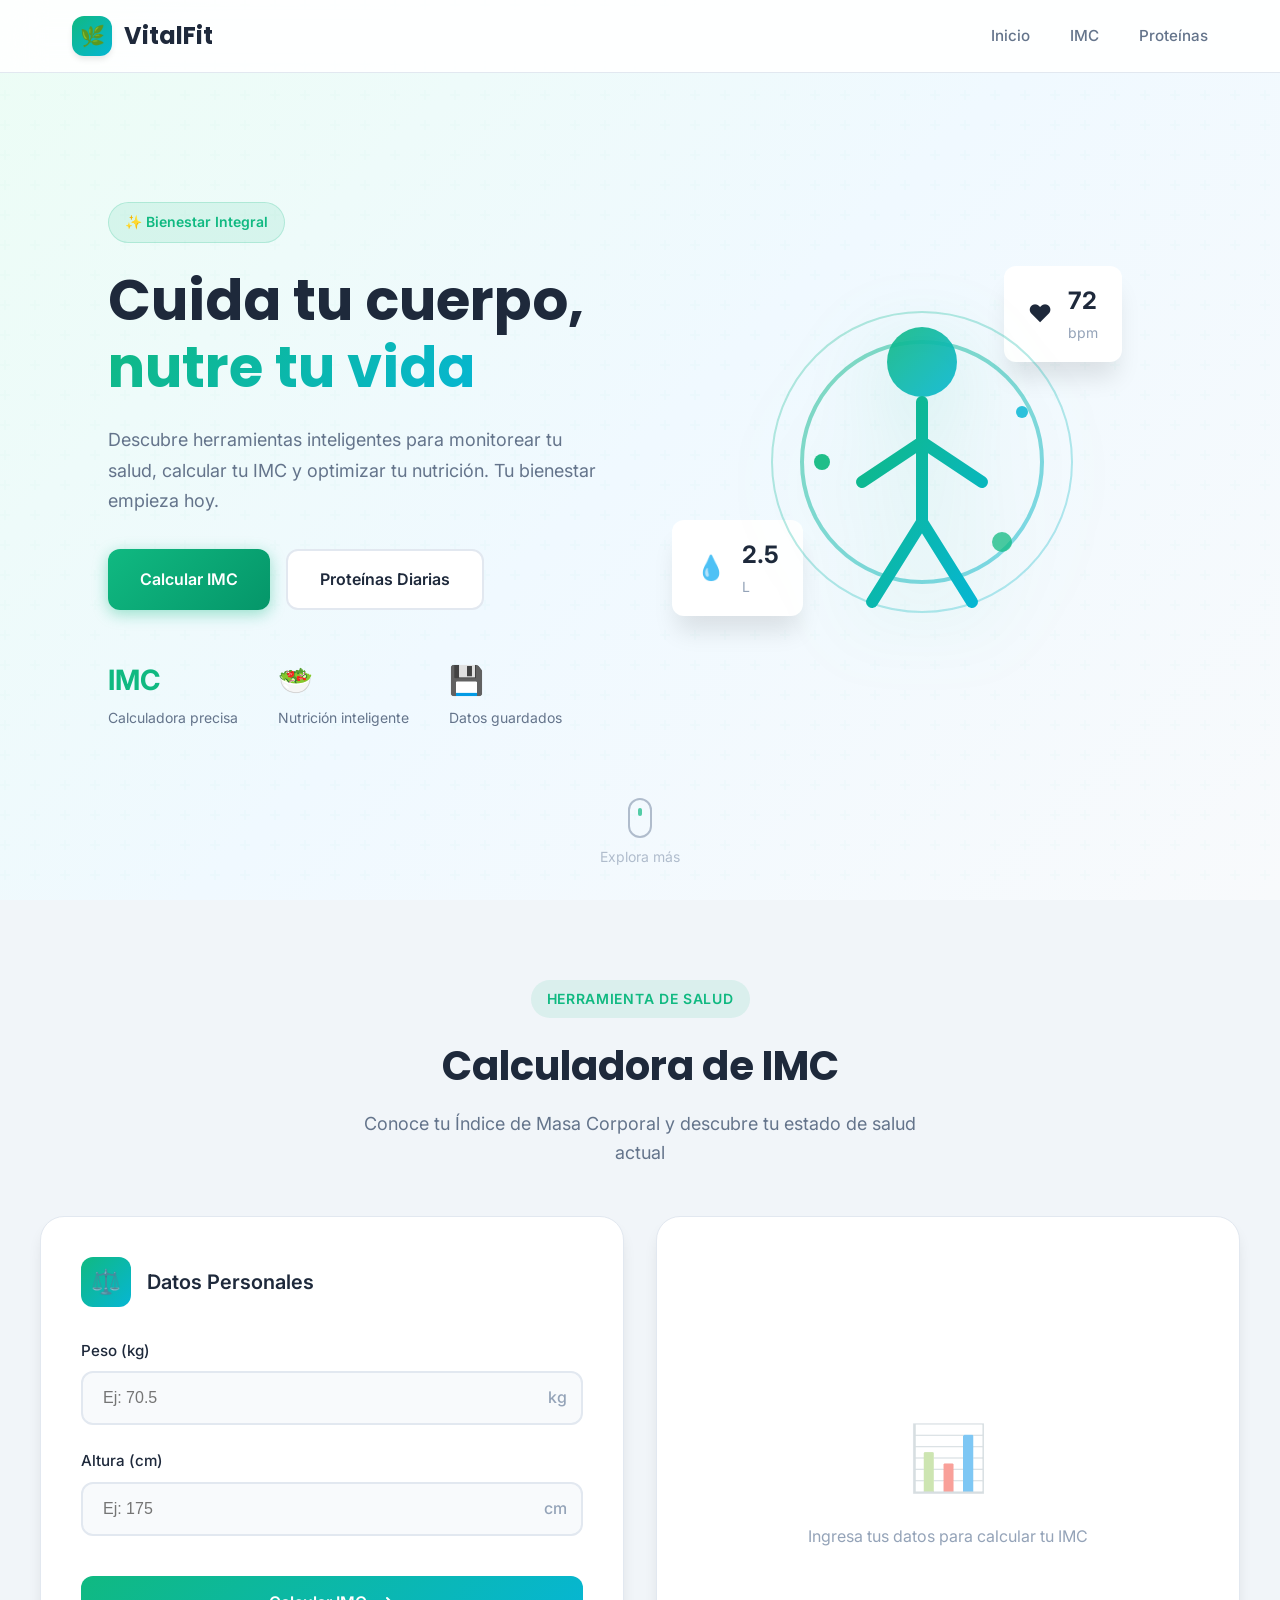
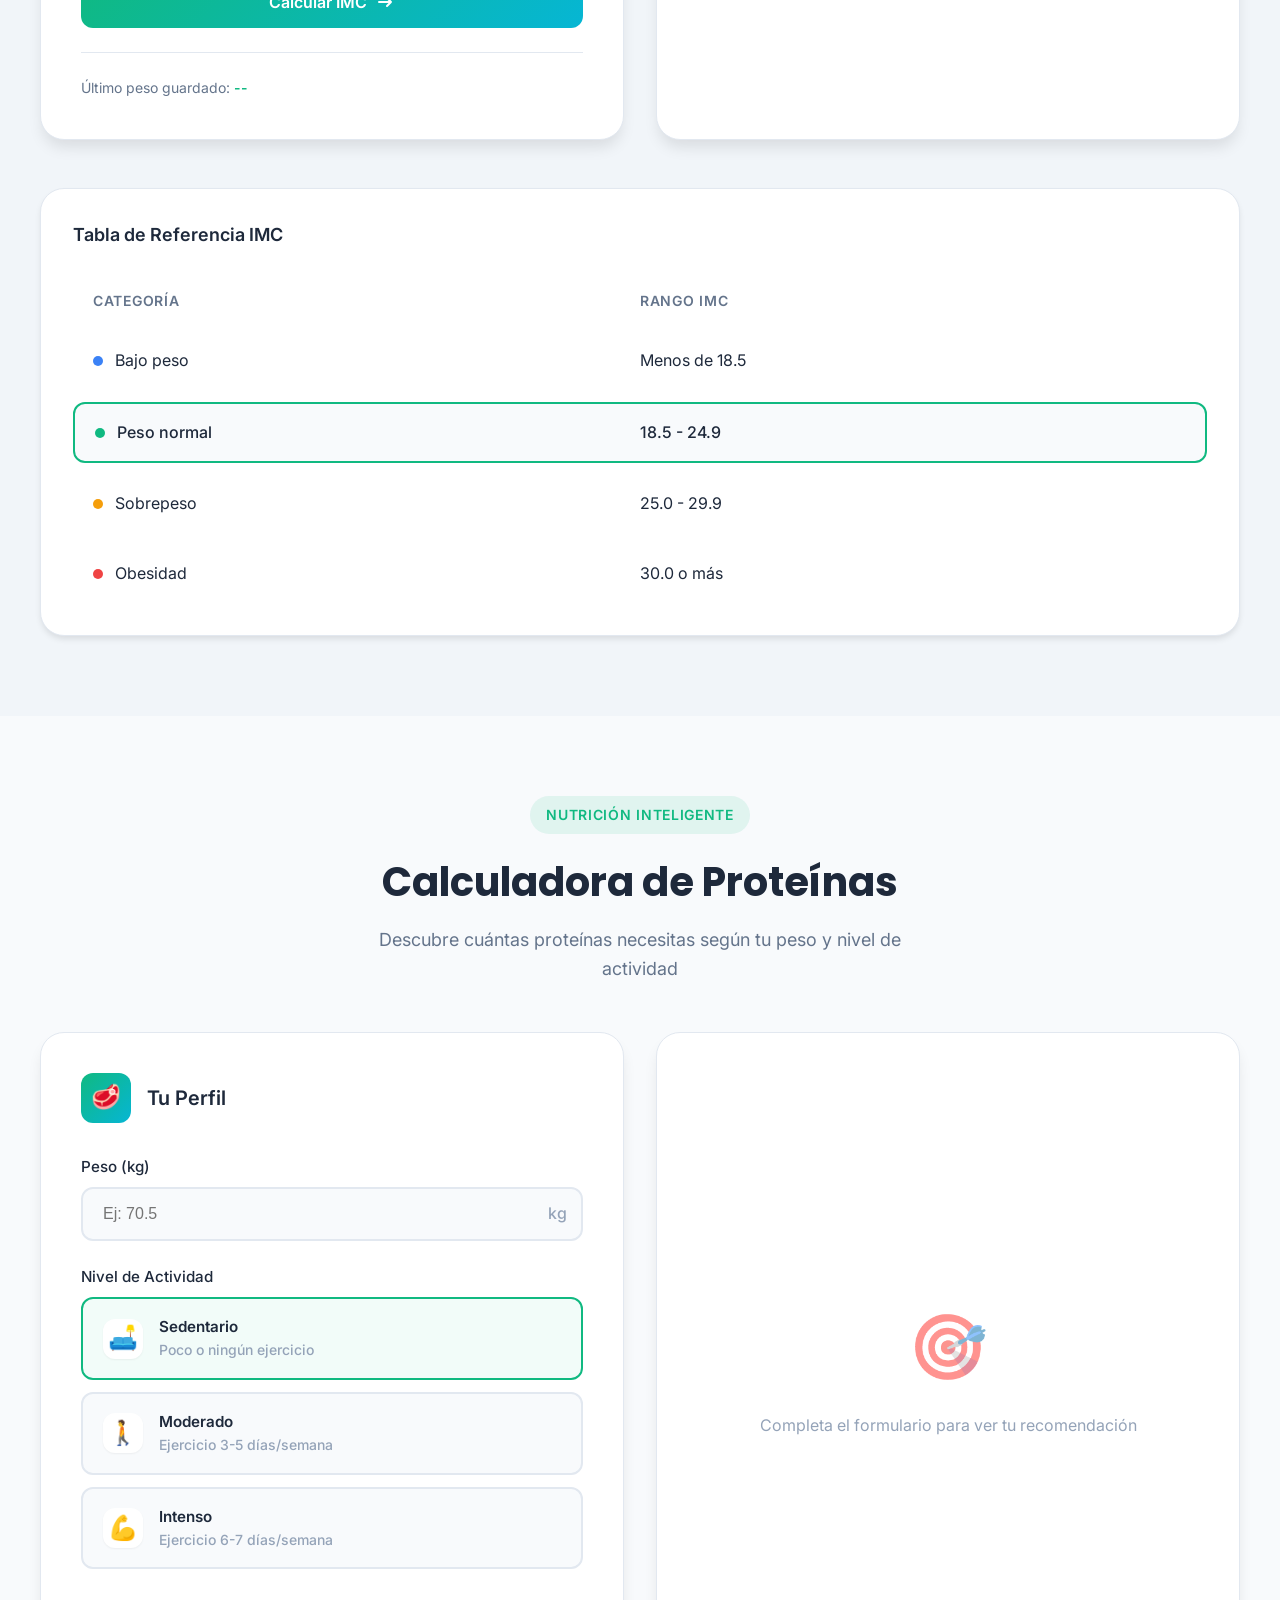
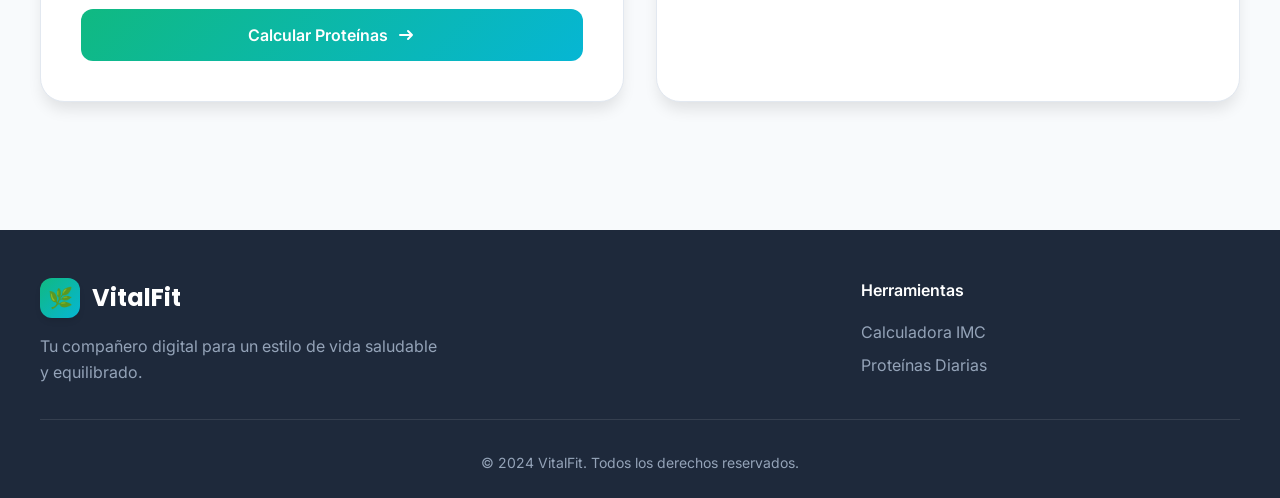
<file: index.html>
<!DOCTYPE html>
<html lang="es">
<head>
    <meta charset="UTF-8">
    <meta name="viewport" content="width=device-width, initial-scale=1.0">
    <title>VitalFit - Tu Compañero de Salud y Bienestar</title>
    <link rel="stylesheet" href="styles.css">
    <link rel="preconnect" href="https://fonts.googleapis.com">
    <link rel="preconnect" href="https://fonts.gstatic.com" crossorigin>
    <link href="https://fonts.googleapis.com/css2?family=Inter:wght@300;400;500;600;700&family=Poppins:wght@400;500;600;700&display=swap" rel="stylesheet">
</head>
<body>
    <!-- Navegación -->
    <nav class="navbar">
        <div class="nav-container">
            <div class="logo">
                <div class="logo-icon">🌿</div>
                <span>VitalFit</span>
            </div>
            <ul class="nav-links">
                <li><a href="#inicio">Inicio</a></li>
                <li><a href="#imc">IMC</a></li>
                <li><a href="#proteinas">Proteínas</a></li>
            </ul>
            <button class="hamburger" id="hamburger">
                <span></span>
                <span></span>
                <span></span>
            </button>
        </div>
    </nav>

    <!-- Hero Section -->
    <section id="inicio" class="hero">
        <div class="hero-container">
            <div class="hero-content">
                <div class="hero-badge">✨ Bienestar Integral</div>
                <h1 class="hero-title">
                    Cuida tu cuerpo,<br>
                    <span class="gradient-text">nutre tu vida</span>
                </h1>
                <p class="hero-subtitle">
                    Descubre herramientas inteligentes para monitorear tu salud, 
                    calcular tu IMC y optimizar tu nutrición. Tu bienestar empieza hoy.
                </p>
                <div class="hero-buttons">
                    <a href="#imc" class="btn btn-primary">Calcular IMC</a>
                    <a href="#proteinas" class="btn btn-secondary">Proteínas Diarias</a>
                </div>
                <div class="hero-stats">
                    <div class="stat">
                        <span class="stat-number">IMC</span>
                        <span class="stat-label">Calculadora precisa</span>
                    </div>
                    <div class="stat">
                        <span class="stat-number">🥗</span>
                        <span class="stat-label">Nutrición inteligente</span>
                    </div>
                    <div class="stat">
                        <span class="stat-number">💾</span>
                        <span class="stat-label">Datos guardados</span>
                    </div>
                </div>
            </div>
            <div class="hero-visual">
                <div class="hero-card card-1">
                    <span class="card-icon">❤️</span>
                    <div>
                        <span class="card-value">72</span>
                        <span class="card-unit">bpm</span>
                    </div>
                </div>
                <div class="hero-card card-2">
                    <span class="card-icon">💧</span>
                    <div>
                        <span class="card-value">2.5</span>
                        <span class="card-unit">L</span>
                    </div>
                </div>
                <div class="hero-illustration">
                    <svg viewBox="0 0 400 400" xmlns="http://www.w3.org/2000/svg">
                        <defs>
                            <linearGradient id="grad1" x1="0%" y1="0%" x2="100%" y2="100%">
                                <stop offset="0%" style="stop-color:#10b981;stop-opacity:1" />
                                <stop offset="100%" style="stop-color:#06b6d4;stop-opacity:1" />
                            </linearGradient>
                        </defs>
                        <!-- Círculo exterior -->
                        <circle cx="200" cy="200" r="150" fill="none" stroke="url(#grad1)" stroke-width="2" opacity="0.3"/>
                        <circle cx="200" cy="200" r="120" fill="none" stroke="url(#grad1)" stroke-width="4" opacity="0.5"/>
                        
                        <!-- Figura humana estilizada -->
                        <circle cx="200" cy="100" r="35" fill="url(#grad1)" opacity="0.9"/>
                        <path d="M200 140 L200 260 M200 180 L140 220 M200 180 L260 220 M200 260 L150 340 M200 260 L250 340" 
                              stroke="url(#grad1)" stroke-width="12" stroke-linecap="round" fill="none"/>
                        
                        <!-- Elementos decorativos -->
                        <circle cx="100" cy="200" r="8" fill="#10b981" opacity="0.6">
                            <animate attributeName="opacity" values="0.6;1;0.6" dur="3s" repeatCount="indefinite"/>
                        </circle>
                        <circle cx="300" cy="150" r="6" fill="#06b6d4" opacity="0.6">
                            <animate attributeName="opacity" values="0.6;1;0.6" dur="2.5s" repeatCount="indefinite"/>
                        </circle>
                        <circle cx="280" cy="280" r="10" fill="#10b981" opacity="0.4">
                            <animate attributeName="opacity" values="0.4;0.8;0.4" dur="4s" repeatCount="indefinite"/>
                        </circle>
                    </svg>
                </div>
            </div>
        </div>
        <div class="scroll-indicator">
            <div class="mouse">
                <div class="wheel"></div>
            </div>
            <span>Explora más</span>
        </div>
    </section>

    <!-- Sección IMC -->
    <section id="imc" class="section imc-section">
        <div class="container">
            <div class="section-header">
                <span class="section-tag">Herramienta de Salud</span>
                <h2 class="section-title">Calculadora de IMC</h2>
                <p class="section-subtitle">Conoce tu Índice de Masa Corporal y descubre tu estado de salud actual</p>
            </div>

            <div class="calculator-grid">
                <div class="calculator-card">
                    <div class="calculator-header">
                        <div class="calculator-icon">⚖️</div>
                        <h3>Datos Personales</h3>
                    </div>
                    
                    <form id="imcForm" class="calculator-form">
                        <div class="input-group">
                            <label for="imc-weight">Peso (kg)</label>
                            <div class="input-wrapper">
                                <input type="number" id="imc-weight" step="0.1" min="20" max="300" placeholder="Ej: 70.5" required>
                                <span class="input-unit">kg</span>
                            </div>
                        </div>

                        <div class="input-group">
                            <label for="imc-height">Altura (cm)</label>
                            <div class="input-wrapper">
                                <input type="number" id="imc-height" step="1" min="50" max="300" placeholder="Ej: 175" required>
                                <span class="input-unit">cm</span>
                            </div>
                        </div>

                        <button type="submit" class="btn btn-calculate">
                            <span>Calcular IMC</span>
                            <svg width="20" height="20" viewBox="0 0 20 20" fill="none">
                                <path d="M4 10H16M16 10L12 6M16 10L12 14" stroke="currentColor" stroke-width="2" stroke-linecap="round"/>
                            </svg>
                        </button>
                    </form>

                    <div class="saved-data" id="savedWeight">
                        <span class="saved-label">Último peso guardado:</span>
                        <span class="saved-value">--</span>
                    </div>
                </div>

                <div class="result-card" id="imcResult">
                    <div class="result-placeholder">
                        <div class="placeholder-icon">📊</div>
                        <p>Ingresa tus datos para calcular tu IMC</p>
                    </div>
                </div>
            </div>

            <!-- Tabla de referencia IMC -->
            <div class="reference-table">
                <h4>Tabla de Referencia IMC</h4>
                <div class="table-grid">
                    <div class="table-row header">
                        <span>Categoría</span>
                        <span>Rango IMC</span>
                    </div>
                    <div class="table-row" data-category="bajo">
                        <span><span class="dot" style="background:#3b82f6"></span>Bajo peso</span>
                        <span>Menos de 18.5</span>
                    </div>
                    <div class="table-row active" data-category="normal">
                        <span><span class="dot" style="background:#10b981"></span>Peso normal</span>
                        <span>18.5 - 24.9</span>
                    </div>
                    <div class="table-row" data-category="sobrepeso">
                        <span><span class="dot" style="background:#f59e0b"></span>Sobrepeso</span>
                        <span>25.0 - 29.9</span>
                    </div>
                    <div class="table-row" data-category="obesidad">
                        <span><span class="dot" style="background:#ef4444"></span>Obesidad</span>
                        <span>30.0 o más</span>
                    </div>
                </div>
            </div>
        </div>
    </section>

    <!-- Sección Proteínas -->
    <section id="proteinas" class="section proteins-section">
        <div class="container">
            <div class="section-header">
                <span class="section-tag">Nutrición Inteligente</span>
                <h2 class="section-title">Calculadora de Proteínas</h2>
                <p class="section-subtitle">Descubre cuántas proteínas necesitas según tu peso y nivel de actividad</p>
            </div>

            <div class="calculator-grid">
                <div class="calculator-card">
                    <div class="calculator-header">
                        <div class="calculator-icon">🥩</div>
                        <h3>Tu Perfil</h3>
                    </div>

                    <form id="proteinForm" class="calculator-form">
                        <div class="input-group">
                            <label for="protein-weight">Peso (kg)</label>
                            <div class="input-wrapper">
                                <input type="number" id="protein-weight" step="0.1" min="20" max="300" placeholder="Ej: 70.5" required>
                                <span class="input-unit">kg</span>
                            </div>
                        </div>

                        <div class="input-group">
                            <label>Nivel de Actividad</label>
                            <div class="activity-options">
                                <label class="activity-option">
                                    <input type="radio" name="activity" value="sedentary" checked>
                                    <span class="option-content">
                                        <span class="option-icon">🛋️</span>
                                        <span class="option-text">
                                            <strong>Sedentario</strong>
                                            <small>Poco o ningún ejercicio</small>
                                        </span>
                                    </span>
                                </label>
                                <label class="activity-option">
                                    <input type="radio" name="activity" value="moderate">
                                    <span class="option-content">
                                        <span class="option-icon">🚶</span>
                                        <span class="option-text">
                                            <strong>Moderado</strong>
                                            <small>Ejercicio 3-5 días/semana</small>
                                        </span>
                                    </span>
                                </label>
                                <label class="activity-option">
                                    <input type="radio" name="activity" value="intense">
                                    <span class="option-content">
                                        <span class="option-icon">💪</span>
                                        <span class="option-text">
                                            <strong>Intenso</strong>
                                            <small>Ejercicio 6-7 días/semana</small>
                                        </span>
                                    </span>
                                </label>
                            </div>
                        </div>

                        <button type="submit" class="btn btn-calculate">
                            <span>Calcular Proteínas</span>
                            <svg width="20" height="20" viewBox="0 0 20 20" fill="none">
                                <path d="M4 10H16M16 10L12 6M16 10L12 14" stroke="currentColor" stroke-width="2" stroke-linecap="round"/>
                            </svg>
                        </button>
                    </form>
                </div>

                <div class="result-card" id="proteinResult">
                    <div class="result-placeholder">
                        <div class="placeholder-icon">🎯</div>
                        <p>Completa el formulario para ver tu recomendación</p>
                    </div>
                </div>
            </div>
        </div>
    </section>

    <!-- Footer -->
    <footer class="footer">
        <div class="container">
            <div class="footer-content">
                <div class="footer-brand">
                    <div class="logo">
                        <div class="logo-icon">🌿</div>
                        <span>VitalFit</span>
                    </div>
                    <p>Tu compañero digital para un estilo de vida saludable y equilibrado.</p>
                </div>
                <div class="footer-links">
                    <h4>Herramientas</h4>
                    <ul>
                        <li><a href="#imc">Calculadora IMC</a></li>
                        <li><a href="#proteinas">Proteínas Diarias</a></li>
                    </ul>
                </div>
            </div>
            <div class="footer-bottom">
                <p>&copy; 2024 VitalFit. Todos los derechos reservados.</p>
            </div>
        </div>
    </footer>

    <script src="script.js"></script>
</body>
</html>
</file>
<file: styles.css>
/* ============================================
   VARIABLES Y RESET
   ============================================ */

:root {
    --primary: #10b981;
    --primary-dark: #059669;
    --primary-light: #34d399;
    --secondary: #06b6d4;
    --accent: #f59e0b;
    --danger: #ef4444;
    --info: #3b82f6;
    
    --bg-primary: #f8fafc;
    --bg-secondary: #f1f5f9;
    --bg-card: #ffffff;
    
    --text-primary: #1e293b;
    --text-secondary: #64748b;
    --text-muted: #94a3b8;
    
    --border: #e2e8f0;
    --shadow-sm: 0 1px 2px 0 rgb(0 0 0 / 0.05);
    --shadow: 0 4px 6px -1px rgb(0 0 0 / 0.1);
    --shadow-lg: 0 10px 15px -3px rgb(0 0 0 / 0.1);
    --shadow-xl: 0 20px 25px -5px rgb(0 0 0 / 0.1);
    
    --radius: 12px;
    --radius-lg: 16px;
    --radius-xl: 24px;
    
    --transition: all 0.3s cubic-bezier(0.4, 0, 0.2, 1);
}

* {
    margin: 0;
    padding: 0;
    box-sizing: border-box;
}

html {
    scroll-behavior: smooth;
    font-size: 16px;
}

body {
    font-family: 'Inter', -apple-system, BlinkMacSystemFont, sans-serif;
    background-color: var(--bg-primary);
    color: var(--text-primary);
    line-height: 1.6;
    overflow-x: hidden;
}

/* ============================================
   NAVEGACIÓN
   ============================================ */

.navbar {
    position: fixed;
    top: 0;
    left: 0;
    right: 0;
    z-index: 1000;
    background: rgba(255, 255, 255, 0.9);
    backdrop-filter: blur(20px);
    border-bottom: 1px solid var(--border);
    transition: var(--transition);
}

.nav-container {
    max-width: 1200px;
    margin: 0 auto;
    padding: 1rem 2rem;
    display: flex;
    justify-content: space-between;
    align-items: center;
}

.logo {
    display: flex;
    align-items: center;
    gap: 0.75rem;
    font-family: 'Poppins', sans-serif;
    font-size: 1.5rem;
    font-weight: 700;
    color: var(--text-primary);
    text-decoration: none;
}

.logo-icon {
    width: 40px;
    height: 40px;
    background: linear-gradient(135deg, var(--primary), var(--secondary));
    border-radius: 12px;
    display: flex;
    align-items: center;
    justify-content: center;
    font-size: 1.25rem;
    box-shadow: var(--shadow);
}

.nav-links {
    display: flex;
    list-style: none;
    gap: 2.5rem;
}

.nav-links a {
    color: var(--text-secondary);
    text-decoration: none;
    font-weight: 500;
    font-size: 0.95rem;
    transition: var(--transition);
    position: relative;
}

.nav-links a::after {
    content: '';
    position: absolute;
    bottom: -4px;
    left: 0;
    width: 0;
    height: 2px;
    background: var(--primary);
    transition: var(--transition);
}

.nav-links a:hover {
    color: var(--primary);
}

.nav-links a:hover::after {
    width: 100%;
}

.hamburger {
    display: none;
    flex-direction: column;
    gap: 5px;
    cursor: pointer;
    background: none;
    border: none;
    padding: 5px;
}

.hamburger span {
    width: 25px;
    height: 2px;
    background: var(--text-primary);
    transition: var(--transition);
    border-radius: 2px;
}

/* ============================================
   HERO SECTION
   ============================================ */

.hero {
    min-height: 100vh;
    display: flex;
    flex-direction: column;
    justify-content: center;
    padding: 6rem 2rem 4rem;
    background: linear-gradient(135deg, #ecfdf5 0%, #f0f9ff 50%, #f8fafc 100%);
    position: relative;
    overflow: hidden;
}

.hero::before {
    content: '';
    position: absolute;
    top: 0;
    left: 0;
    right: 0;
    bottom: 0;
    background: url("data:image/svg+xml,%3Csvg width='60' height='60' viewBox='0 0 60 60' xmlns='http://www.w3.org/2000/svg'%3E%3Cg fill='none' fill-rule='evenodd'%3E%3Cg fill='%2310b981' fill-opacity='0.03'%3E%3Cpath d='M36 34v-4h-2v4h-4v2h4v4h2v-4h4v-2h-4zm0-30V0h-2v4h-4v2h4v4h2V6h4V4h-4zM6 34v-4H4v4H0v2h4v4h2v-4h4v-2H6zM6 4V0H4v4H0v2h4v4h2V6h4V4H6z'/%3E%3C/g%3E%3C/g%3E%3C/svg%3E");
    opacity: 0.6;
}

.hero-container {
    max-width: 1200px;
    margin: 0 auto;
    display: grid;
    grid-template-columns: 1fr 1fr;
    gap: 4rem;
    align-items: center;
    position: relative;
    z-index: 1;
}

.hero-badge {
    display: inline-block;
    padding: 0.5rem 1rem;
    background: rgba(16, 185, 129, 0.1);
    color: var(--primary);
    font-size: 0.875rem;
    font-weight: 600;
    border-radius: 50px;
    margin-bottom: 1.5rem;
    border: 1px solid rgba(16, 185, 129, 0.2);
}

.hero-title {
    font-family: 'Poppins', sans-serif;
    font-size: clamp(2.5rem, 5vw, 3.5rem);
    font-weight: 700;
    line-height: 1.2;
    margin-bottom: 1.5rem;
    color: var(--text-primary);
}

.gradient-text {
    background: linear-gradient(135deg, var(--primary), var(--secondary));
    -webkit-background-clip: text;
    -webkit-text-fill-color: transparent;
    background-clip: text;
}

.hero-subtitle {
    font-size: 1.125rem;
    color: var(--text-secondary);
    margin-bottom: 2rem;
    max-width: 500px;
    line-height: 1.7;
}

.hero-buttons {
    display: flex;
    gap: 1rem;
    margin-bottom: 3rem;
    flex-wrap: wrap;
}

.btn {
    display: inline-flex;
    align-items: center;
    gap: 0.5rem;
    padding: 1rem 2rem;
    border-radius: var(--radius);
    font-weight: 600;
    text-decoration: none;
    transition: var(--transition);
    border: none;
    cursor: pointer;
    font-size: 1rem;
    font-family: inherit;
}

.btn-primary {
    background: linear-gradient(135deg, var(--primary), var(--primary-dark));
    color: white;
    box-shadow: 0 4px 15px rgba(16, 185, 129, 0.4);
}

.btn-primary:hover {
    transform: translateY(-2px);
    box-shadow: 0 8px 25px rgba(16, 185, 129, 0.5);
}

.btn-secondary {
    background: white;
    color: var(--text-primary);
    border: 2px solid var(--border);
}

.btn-secondary:hover {
    border-color: var(--primary);
    color: var(--primary);
    transform: translateY(-2px);
}

.btn-calculate {
    width: 100%;
    justify-content: center;
    background: linear-gradient(135deg, var(--primary), var(--secondary));
    color: white;
    padding: 1rem 2rem;
    margin-top: 1rem;
}

.btn-calculate:hover {
    transform: translateY(-2px);
    box-shadow: var(--shadow-lg);
}

.hero-stats {
    display: flex;
    gap: 2.5rem;
}

.stat {
    display: flex;
    flex-direction: column;
    gap: 0.25rem;
}

.stat-number {
    font-size: 1.75rem;
    font-weight: 700;
    color: var(--primary);
}

.stat-label {
    font-size: 0.875rem;
    color: var(--text-secondary);
}

/* Hero Visual */
.hero-visual {
    position: relative;
    height: 500px;
    display: flex;
    align-items: center;
    justify-content: center;
}

.hero-illustration {
    width: 100%;
    max-width: 400px;
    height: auto;
    filter: drop-shadow(0 20px 40px rgba(16, 185, 129, 0.2));
}

.hero-card {
    position: absolute;
    background: white;
    padding: 1rem 1.5rem;
    border-radius: var(--radius);
    box-shadow: var(--shadow-xl);
    display: flex;
    align-items: center;
    gap: 1rem;
    animation: float 6s ease-in-out infinite;
}

.card-1 {
    top: 10%;
    right: 10%;
    animation-delay: 0s;
}

.card-2 {
    bottom: 20%;
    left: 0;
    animation-delay: 3s;
}

.card-icon {
    font-size: 1.5rem;
}

.card-value {
    font-size: 1.5rem;
    font-weight: 700;
    color: var(--text-primary);
    display: block;
}

.card-unit {
    font-size: 0.875rem;
    color: var(--text-muted);
}

@keyframes float {
    0%, 100% { transform: translateY(0); }
    50% { transform: translateY(-15px); }
}

.scroll-indicator {
    position: absolute;
    bottom: 2rem;
    left: 50%;
    transform: translateX(-50%);
    display: flex;
    flex-direction: column;
    align-items: center;
    gap: 0.5rem;
    color: var(--text-muted);
    font-size: 0.875rem;
    opacity: 0.7;
}

.mouse {
    width: 24px;
    height: 40px;
    border: 2px solid var(--text-muted);
    border-radius: 12px;
    position: relative;
}

.wheel {
    width: 4px;
    height: 8px;
    background: var(--primary);
    border-radius: 2px;
    position: absolute;
    top: 8px;
    left: 50%;
    transform: translateX(-50%);
    animation: scroll 2s infinite;
}

@keyframes scroll {
    0% { opacity: 1; top: 8px; }
    100% { opacity: 0; top: 24px; }
}

/* ============================================
   SECCIONES COMUNES
   ============================================ */

.section {
    padding: 5rem 2rem;
}

.container {
    max-width: 1200px;
    margin: 0 auto;
}

.section-header {
    text-align: center;
    margin-bottom: 3rem;
}

.section-tag {
    display: inline-block;
    padding: 0.5rem 1rem;
    background: rgba(16, 185, 129, 0.1);
    color: var(--primary);
    font-size: 0.875rem;
    font-weight: 600;
    border-radius: 50px;
    margin-bottom: 1rem;
    text-transform: uppercase;
    letter-spacing: 0.05em;
}

.section-title {
    font-family: 'Poppins', sans-serif;
    font-size: clamp(1.75rem, 4vw, 2.5rem);
    font-weight: 700;
    color: var(--text-primary);
    margin-bottom: 0.75rem;
}

.section-subtitle {
    font-size: 1.125rem;
    color: var(--text-secondary);
    max-width: 600px;
    margin: 0 auto;
}

/* ============================================
   SECCIÓN IMC
   ============================================ */

.imc-section {
    background: var(--bg-secondary);
}

.calculator-grid {
    display: grid;
    grid-template-columns: 1fr 1fr;
    gap: 2rem;
    margin-bottom: 3rem;
}

.calculator-card {
    background: var(--bg-card);
    border-radius: var(--radius-xl);
    padding: 2.5rem;
    box-shadow: var(--shadow-lg);
    border: 1px solid var(--border);
}

.calculator-header {
    display: flex;
    align-items: center;
    gap: 1rem;
    margin-bottom: 2rem;
}

.calculator-icon {
    width: 50px;
    height: 50px;
    background: linear-gradient(135deg, var(--primary), var(--secondary));
    border-radius: var(--radius);
    display: flex;
    align-items: center;
    justify-content: center;
    font-size: 1.5rem;
}

.calculator-header h3 {
    font-size: 1.25rem;
    font-weight: 600;
    color: var(--text-primary);
}

.calculator-form {
    display: flex;
    flex-direction: column;
    gap: 1.5rem;
}

.input-group {
    display: flex;
    flex-direction: column;
    gap: 0.5rem;
}

.input-group label {
    font-weight: 500;
    color: var(--text-primary);
    font-size: 0.95rem;
}

.input-wrapper {
    position: relative;
}

.input-wrapper input {
    width: 100%;
    padding: 1rem 1.25rem;
    padding-right: 3rem;
    border: 2px solid var(--border);
    border-radius: var(--radius);
    font-size: 1rem;
    transition: var(--transition);
    background: var(--bg-primary);
    color: var(--text-primary);
}

.input-wrapper input:focus {
    outline: none;
    border-color: var(--primary);
    box-shadow: 0 0 0 4px rgba(16, 185, 129, 0.1);
}

.input-unit {
    position: absolute;
    right: 1rem;
    top: 50%;
    transform: translateY(-50%);
    color: var(--text-muted);
    font-weight: 500;
}

.saved-data {
    margin-top: 1.5rem;
    padding-top: 1.5rem;
    border-top: 1px solid var(--border);
    font-size: 0.875rem;
    color: var(--text-secondary);
}

.saved-value {
    color: var(--primary);
    font-weight: 600;
}

/* Result Card */
.result-card {
    background: var(--bg-card);
    border-radius: var(--radius-xl);
    padding: 2.5rem;
    box-shadow: var(--shadow-lg);
    border: 1px solid var(--border);
    display: flex;
    flex-direction: column;
    justify-content: center;
    min-height: 400px;
}

.result-placeholder {
    text-align: center;
    color: var(--text-muted);
}

.placeholder-icon {
    font-size: 4rem;
    margin-bottom: 1rem;
    opacity: 0.5;
}

.result-content {
    animation: fadeIn 0.5s ease;
}

@keyframes fadeIn {
    from { opacity: 0; transform: translateY(20px); }
    to { opacity: 1; transform: translateY(0); }
}

.imc-display {
    text-align: center;
    margin-bottom: 2rem;
}

.imc-number {
    font-size: 4rem;
    font-weight: 800;
    color: var(--text-primary);
    line-height: 1;
    margin-bottom: 0.5rem;
}

.imc-category {
    display: inline-block;
    padding: 0.5rem 1.5rem;
    border-radius: 50px;
    font-weight: 600;
    font-size: 1.125rem;
    margin-bottom: 1rem;
}

.imc-category.bajo { background: #dbeafe; color: var(--info); }
.imc-category.normal { background: #d1fae5; color: var(--primary-dark); }
.imc-category.sobrepeso { background: #fef3c7; color: #d97706; }
.imc-category.obesidad { background: #fee2e2; color: var(--danger); }

.imc-message {
    color: var(--text-secondary);
    font-size: 0.95rem;
    line-height: 1.6;
    padding: 1.5rem;
    background: var(--bg-primary);
    border-radius: var(--radius);
    margin-top: 1rem;
}

/* Tabla de referencia */
.reference-table {
    background: var(--bg-card);
    border-radius: var(--radius-xl);
    padding: 2rem;
    box-shadow: var(--shadow);
    border: 1px solid var(--border);
}

.reference-table h4 {
    font-size: 1.125rem;
    font-weight: 600;
    margin-bottom: 1.5rem;
    color: var(--text-primary);
}

.table-grid {
    display: flex;
    flex-direction: column;
    gap: 0.75rem;
}

.table-row {
    display: grid;
    grid-template-columns: 1fr 1fr;
    padding: 1rem 1.25rem;
    border-radius: var(--radius);
    transition: var(--transition);
    align-items: center;
}

.table-row:not(.header):hover {
    background: var(--bg-primary);
}

.table-row.header {
    font-weight: 600;
    color: var(--text-secondary);
    font-size: 0.875rem;
    text-transform: uppercase;
    letter-spacing: 0.05em;
    padding-bottom: 0.5rem;
}

.table-row.active {
    background: var(--bg-primary);
    border: 2px solid var(--primary);
    font-weight: 500;
}

.dot {
    width: 10px;
    height: 10px;
    border-radius: 50%;
    display: inline-block;
    margin-right: 0.75rem;
}

/* ============================================
   SECCIÓN PROTEÍNAS
   ============================================ */

.proteins-section {
    background: var(--bg-primary);
}

.activity-options {
    display: flex;
    flex-direction: column;
    gap: 0.75rem;
}

.activity-option {
    cursor: pointer;
    position: relative;
}

.activity-option input {
    position: absolute;
    opacity: 0;
}

.option-content {
    display: flex;
    align-items: center;
    gap: 1rem;
    padding: 1rem 1.25rem;
    border: 2px solid var(--border);
    border-radius: var(--radius);
    transition: var(--transition);
    background: var(--bg-primary);
}

.activity-option:hover .option-content {
    border-color: var(--primary-light);
}

.activity-option input:checked + .option-content {
    border-color: var(--primary);
    background: rgba(16, 185, 129, 0.05);
}

.option-icon {
    font-size: 1.5rem;
    width: 40px;
    height: 40px;
    display: flex;
    align-items: center;
    justify-content: center;
    background: white;
    border-radius: var(--radius);
    box-shadow: var(--shadow-sm);
}

.option-text {
    display: flex;
    flex-direction: column;
}

.option-text strong {
    color: var(--text-primary);
    font-weight: 600;
}

.option-text small {
    color: var(--text-muted);
    font-size: 0.875rem;
}

/* Protein Result */
.protein-result-content {
    text-align: center;
}

.protein-amount {
    margin-bottom: 2rem;
}

.protein-number {
    font-size: 5rem;
    font-weight: 800;
    color: var(--primary);
    line-height: 1;
    display: block;
}

.protein-unit {
    font-size: 1.5rem;
    color: var(--text-secondary);
    font-weight: 500;
}

.protein-label {
    color: var(--text-muted);
    margin-top: 0.5rem;
    display: block;
}

/* Barra de progreso */
.protein-bar-container {
    margin: 2rem 0;
}

.protein-bar-label {
    display: flex;
    justify-content: space-between;
    margin-bottom: 0.75rem;
    font-size: 0.875rem;
    color: var(--text-secondary);
}

.protein-bar {
    height: 12px;
    background: var(--bg-secondary);
    border-radius: 50px;
    overflow: hidden;
    position: relative;
}

.protein-bar-fill {
    height: 100%;
    background: linear-gradient(90deg, var(--primary), var(--secondary));
    border-radius: 50px;
    transition: width 1s cubic-bezier(0.4, 0, 0.2, 1);
    position: relative;
}

.protein-bar-fill::after {
    content: '';
    position: absolute;
    top: 0;
    left: 0;
    right: 0;
    bottom: 0;
    background: linear-gradient(90deg, transparent, rgba(255,255,255,0.3), transparent);
    animation: shimmer 2s infinite;
}

@keyframes shimmer {
    0% { transform: translateX(-100%); }
    100% { transform: translateX(100%); }
}

.protein-info {
    display: grid;
    grid-template-columns: repeat(3, 1fr);
    gap: 1rem;
    margin-top: 2rem;
}

.info-box {
    background: var(--bg-primary);
    padding: 1rem;
    border-radius: var(--radius);
    text-align: center;
}

.info-value {
    display: block;
    font-size: 1.25rem;
    font-weight: 700;
    color: var(--text-primary);
    margin-bottom: 0.25rem;
}

.info-label {
    font-size: 0.75rem;
    color: var(--text-muted);
    text-transform: uppercase;
    letter-spacing: 0.05em;
}

/* ============================================
   FOOTER
   ============================================ */

.footer {
    background: var(--text-primary);
    color: white;
    padding: 3rem 2rem 1.5rem;
}

.footer-content {
    max-width: 1200px;
    margin: 0 auto;
    display: grid;
    grid-template-columns: 2fr 1fr;
    gap: 4rem;
    margin-bottom: 2rem;
}

.footer-brand .logo {
    color: white;
    margin-bottom: 1rem;
}

.footer-brand p {
    color: var(--text-muted);
    line-height: 1.6;
    max-width: 400px;
}

.footer-links h4 {
    font-size: 1rem;
    font-weight: 600;
    margin-bottom: 1rem;
    color: white;
}

.footer-links ul {
    list-style: none;
}

.footer-links li {
    margin-bottom: 0.5rem;
}

.footer-links a {
    color: var(--text-muted);
    text-decoration: none;
    transition: var(--transition);
}

.footer-links a:hover {
    color: var(--primary-light);
}

.footer-bottom {
    max-width: 1200px;
    margin: 0 auto;
    padding-top: 2rem;
    border-top: 1px solid rgba(255,255,255,0.1);
    text-align: center;
    color: var(--text-muted);
    font-size: 0.875rem;
}

/* ============================================
   RESPONSIVE
   ============================================ */

@media (max-width: 1024px) {
    .hero-container {
        grid-template-columns: 1fr;
        text-align: center;
    }

    .hero-subtitle {
        margin-left: auto;
        margin-right: auto;
    }

    .hero-buttons {
        justify-content: center;
    }

    .hero-stats {
        justify-content: center;
    }

    .hero-visual {
        order: -1;
        height: 350px;
    }

    .hero-card {
        display: none;
    }

    .calculator-grid {
        grid-template-columns: 1fr;
    }

    .footer-content {
        grid-template-columns: 1fr;
        gap: 2rem;
    }
}

@media (max-width: 768px) {
    .nav-links {
        position: fixed;
        top: 70px;
        left: 0;
        right: 0;
        background: white;
        flex-direction: column;
        padding: 2rem;
        gap: 1.5rem;
        border-bottom: 1px solid var(--border);
        transform: translateY(-150%);
        transition: var(--transition);
        opacity: 0;
        pointer-events: none;
    }

    .nav-links.active {
        transform: translateY(0);
        opacity: 1;
        pointer-events: all;
    }

    .hamburger {
        display: flex;
    }

    .hamburger.active span:nth-child(1) {
        transform: rotate(45deg) translate(5px, 5px);
    }

    .hamburger.active span:nth-child(2) {
        opacity: 0;
    }

    .hamburger.active span:nth-child(3) {
        transform: rotate(-45deg) translate(5px, -5px);
    }

    .section {
        padding: 3rem 1.5rem;
    }

    .calculator-card,
    .result-card {
        padding: 1.5rem;
    }

    .protein-number {
        font-size: 3.5rem;
    }

    .imc-number {
        font-size: 3rem;
    }

    .table-row {
        font-size: 0.875rem;
    }

    .protein-info {
        grid-template-columns: 1fr;
    }
}

@media (max-width: 480px) {
    .hero-title {
        font-size: 2rem;
    }

    .btn {
        width: 100%;
        justify-content: center;
    }

    .hero-buttons {
        flex-direction: column;
    }

    .goal-selector {
        grid-template-columns: 1fr;
    }
}
</file>
